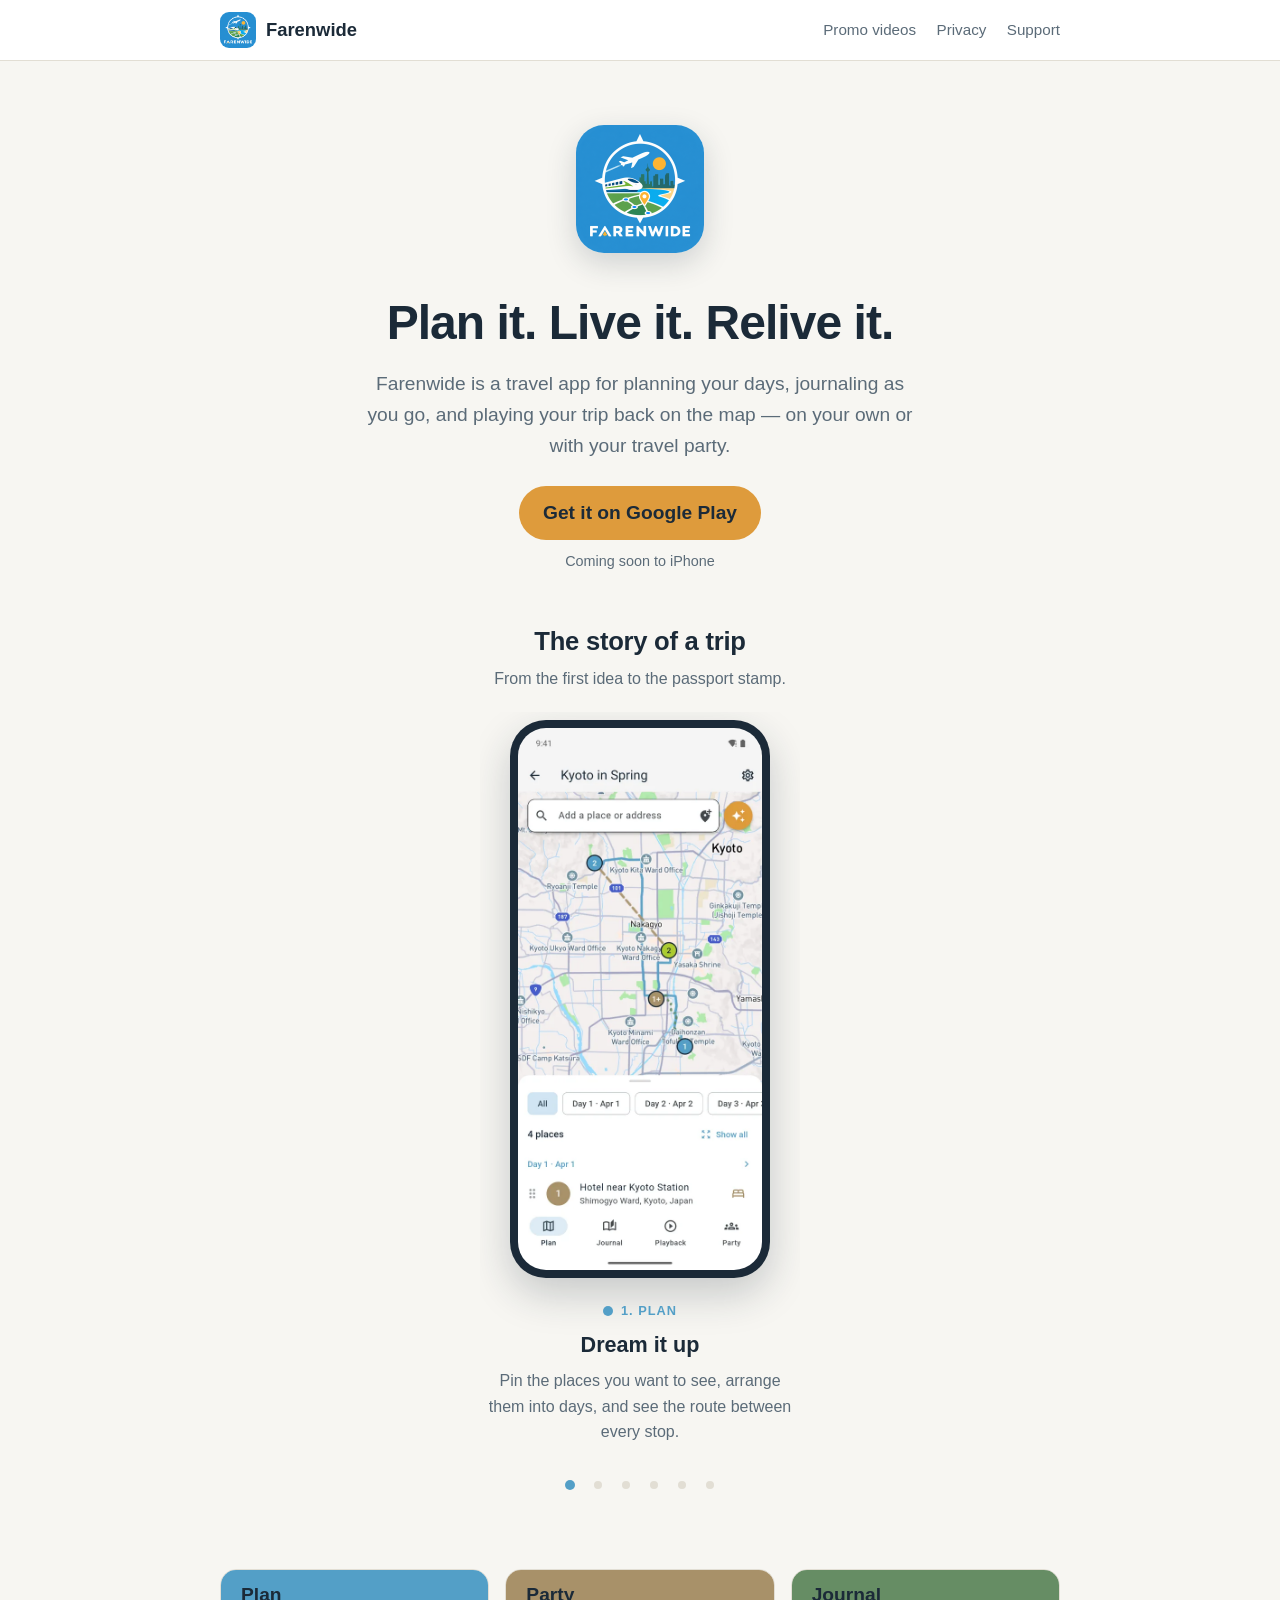
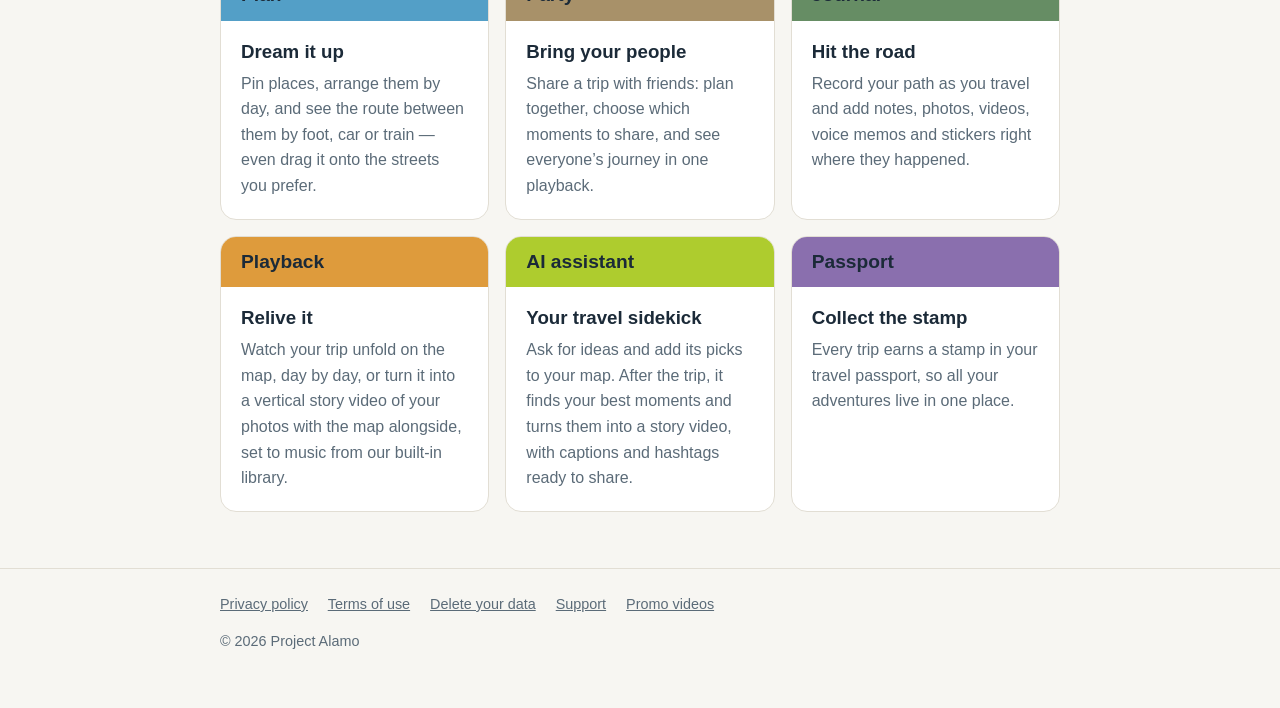
<file: index.html>
<!doctype html>
<html lang="en">
<head>
  <meta charset="utf-8">
  <meta name="viewport" content="width=device-width, initial-scale=1">
  <title>Farenwide — plan, journal and relive your trips</title>
  <meta name="description" content="Farenwide: plan your days, journal as you go, and relive your trips on the map.">
  <meta property="og:site_name" content="Farenwide">
  <meta property="og:type" content="website">
  <meta property="og:title" content="Farenwide — plan, journal and relive your trips">
  <meta property="og:description" content="Farenwide: plan your days, journal as you go, and relive your trips on the map.">
  <meta property="og:url" content="https://www.farenwide.com/">
  <meta property="og:image" content="https://www.farenwide.com/assets/icon.png">
  <meta property="og:image:alt" content="The Farenwide app icon">
  <link rel="icon" href="assets/icon.png">
  <link rel="stylesheet" href="assets/site.css?v=cd0b3b8f7b">
</head>
<body>
  <header class="site">
    <div class="wrap">
      <a class="brand" href="index.html"><img src="assets/icon.png" alt="">Farenwide</a>
      <nav>
        <a href="videos.html">Promo videos</a>
        <a href="privacy.html">Privacy</a>
        <a href="support.html">Support</a>
      </nav>
    </div>
  </header>
  <main class="wrap">

    <section class="hero">
      <img src="assets/icon.png" alt="Farenwide app icon">
      <h1>Plan it. Live it. Relive it.</h1>
      <p class="lead">Farenwide is a travel app for planning your days, journaling as you go,
        and playing your trip back on the map &mdash; on your own or with your travel party.</p>
      <div class="get">
        <a class="badge" href="https://play.google.com/store/apps/details?id=com.projectAlamo.farenwide"
          target="_blank" rel="noopener">Get it on Google Play</a>
        <span class="soon">Coming soon to iPhone</span>
      </div>
    </section>

    <section class="story" aria-labelledby="story-title">
      <div class="story-header">
        <h2 id="story-title">The story of a trip</h2>
        <p>From the first idea to the passport stamp.</p>
      </div>
      <div class="story-strip" tabindex="0" aria-label="Farenwide, chapter by chapter">
        <figure class="story-panel" style="--accent:var(--plan)">
          <div class="phone"><img src="assets/story/1-plan.webp" width="540" height="1200"
            alt="Farenwide Plan screen" loading="eager"></div>
          <figcaption>
            <span class="section-label"><span class="dot"></span>1. Plan</span>
            <h3>Dream it up</h3>
            <p>Pin the places you want to see, arrange them into days, and see the route between every stop.</p>
          </figcaption>
        </figure>
        <figure class="story-panel" style="--accent:var(--party)">
          <div class="phone"><img src="assets/story/2-party.webp" width="540" height="1200"
            alt="Farenwide Party screen" loading="lazy"></div>
          <figcaption>
            <span class="section-label"><span class="dot"></span>2. Party</span>
            <h3>Bring your people</h3>
            <p>Share the trip with a simple code. Everyone sees the plan, and your journal stays private until you share it.</p>
          </figcaption>
        </figure>
        <figure class="story-panel" style="--accent:var(--journal)">
          <div class="phone"><img src="assets/story/3-journal.webp" width="540" height="1200"
            alt="Farenwide Journal screen" loading="lazy"></div>
          <figcaption>
            <span class="section-label"><span class="dot"></span>3. Journal</span>
            <h3>Hit the road</h3>
            <p>Farenwide records the path you travel, and your notes and photos land right where they happened.</p>
          </figcaption>
        </figure>
        <figure class="story-panel" style="--accent:var(--journal)">
          <div class="phone"><img src="assets/story/4-moments.webp" width="540" height="1200"
            alt="Farenwide Journal screen" loading="lazy"></div>
          <figcaption>
            <span class="section-label"><span class="dot"></span>4. Journal</span>
            <h3>Keep the moments</h3>
            <p>Add photos, videos, voice memos and notes as you go. That bowl of ramen deserves remembering.</p>
          </figcaption>
        </figure>
        <figure class="story-panel" style="--accent:var(--playback)">
          <div class="phone"><img src="assets/story/5-playback.webp" width="540" height="1200"
            alt="Farenwide Playback screen" loading="lazy"></div>
          <figcaption>
            <span class="section-label"><span class="dot"></span>5. Playback</span>
            <h3>Relive it</h3>
            <p>Back home, watch the whole trip play back on the map, one moment at a time.</p>
          </figcaption>
        </figure>
        <figure class="story-panel" style="--accent:var(--passport)">
          <div class="phone"><img src="assets/story/6-passport.webp" width="540" height="1200"
            alt="Farenwide Passport screen" loading="lazy"></div>
          <figcaption>
            <span class="section-label"><span class="dot"></span>6. Passport</span>
            <h3>Collect the stamp</h3>
            <p>Every trip earns a stamp in your travel passport, ready for the next adventure.</p>
          </figcaption>
        </figure>
      </div>
      <div class="story-dots">
        <button class="story-dot" type="button" style="--accent:var(--plan)"
          aria-label="Chapter 1: Dream it up"></button>
        <button class="story-dot" type="button" style="--accent:var(--party)"
          aria-label="Chapter 2: Bring your people"></button>
        <button class="story-dot" type="button" style="--accent:var(--journal)"
          aria-label="Chapter 3: Hit the road"></button>
        <button class="story-dot" type="button" style="--accent:var(--journal)"
          aria-label="Chapter 4: Keep the moments"></button>
        <button class="story-dot" type="button" style="--accent:var(--playback)"
          aria-label="Chapter 5: Relive it"></button>
        <button class="story-dot" type="button" style="--accent:var(--passport)"
          aria-label="Chapter 6: Collect the stamp"></button>
      </div>
    </section>
    <script>
    // One chapter at a time: swipe, tap a dot, or let it play. It moves on by
    // itself every few seconds while in view, loops back to the start, and
    // stops for good once someone takes over (or prefers reduced motion).
    (function () {
      var strip = document.querySelector('.story-strip');
      var panels = Array.prototype.slice.call(document.querySelectorAll('.story-panel'));
      var dots = Array.prototype.slice.call(document.querySelectorAll('.story-dot'));
      if (!strip || !panels.length) return;
      var current = 0, timer = null, visible = false;
      var still = window.matchMedia('(prefers-reduced-motion: reduce)').matches;

      function show(i) {
        current = (i + panels.length) % panels.length;
        mark(current);
        strip.scrollTo({ left: panels[current].offsetLeft - strip.offsetLeft, behavior: still ? 'auto' : 'smooth' });
      }
      function mark(i) {
        dots.forEach(function (d, j) { d.classList.toggle('active', j === i); d.setAttribute('aria-current', j === i ? 'step' : 'false'); });
      }
      function tick() { stop(); if (visible && !still) timer = setTimeout(function () { show(current + 1); tick(); }, 4500); }
      function stop() { clearTimeout(timer); timer = null; }
      function takeOver() { still = true; stop(); }

      dots.forEach(function (d, i) { d.addEventListener('click', function () { takeOver(); show(i); }); });
      ['pointerdown', 'wheel', 'keydown', 'touchstart'].forEach(function (e) { strip.addEventListener(e, takeOver, { passive: true }); });

      if ('IntersectionObserver' in window) {
        new IntersectionObserver(function (entries) {
          entries.forEach(function (e) {
            if (e.target === strip) { visible = e.isIntersecting; tick(); }
            else if (e.isIntersecting) { current = panels.indexOf(e.target); mark(current); }
          });
        }, { root: null, threshold: 0.3 }).observe(strip);
        var inStrip = new IntersectionObserver(function (entries) {
          entries.forEach(function (e) { if (e.isIntersecting) { current = panels.indexOf(e.target); mark(current); } });
        }, { root: strip, threshold: 0.6 });
        panels.forEach(function (p) { inStrip.observe(p); });
      }
      mark(0);
    })();
    </script>


    <section class="features">
      <div class="card" style="--accent:var(--plan)">
        <div class="card-banner">Plan</div>
        <div class="card-body"><h3>Dream it up</h3><p>Pin places, arrange them by day, and see the route between them by foot, car or train &mdash; even drag it onto the streets you prefer.</p></div></div>
      <div class="card" style="--accent:var(--party)">
        <div class="card-banner">Party</div>
        <div class="card-body"><h3>Bring your people</h3><p>Share a trip with friends: plan together, choose which moments to share, and see everyone&rsquo;s journey in one playback.</p></div></div>
      <div class="card" style="--accent:var(--journal)">
        <div class="card-banner">Journal</div>
        <div class="card-body"><h3>Hit the road</h3><p>Record your path as you travel and add notes, photos, videos, voice memos and stickers right where they happened.</p></div></div>
      <div class="card" style="--accent:var(--playback)">
        <div class="card-banner">Playback</div>
        <div class="card-body"><h3>Relive it</h3><p>Watch your trip unfold on the map, day by day, or turn it into a vertical story video of your photos with the map alongside, set to music from our built-in library.</p></div></div>
      <div class="card" style="--accent:var(--assistant)">
        <div class="card-banner">AI assistant</div>
        <div class="card-body"><h3>Your travel sidekick</h3><p>Ask for ideas and add its picks to your map. After the trip, it finds your best moments and turns them into a story video, with captions and hashtags ready to share.</p></div></div>
      <div class="card" style="--accent:var(--passport)">
        <div class="card-banner">Passport</div>
        <div class="card-body"><h3>Collect the stamp</h3><p>Every trip earns a stamp in your travel passport, so all your adventures live in one place.</p></div></div>
    </section>

  </main>
  <footer class="site">
    <div class="wrap">
      <a href="privacy.html">Privacy policy</a>
      <a href="terms.html">Terms of use</a>
      <a href="delete-account.html">Delete your data</a>
      <a href="support.html">Support</a>
      <a href="videos.html">Promo videos</a>
      <p>&copy; 2026 Project Alamo</p>
    </div>
  </footer>
</body>
</html>
</file>
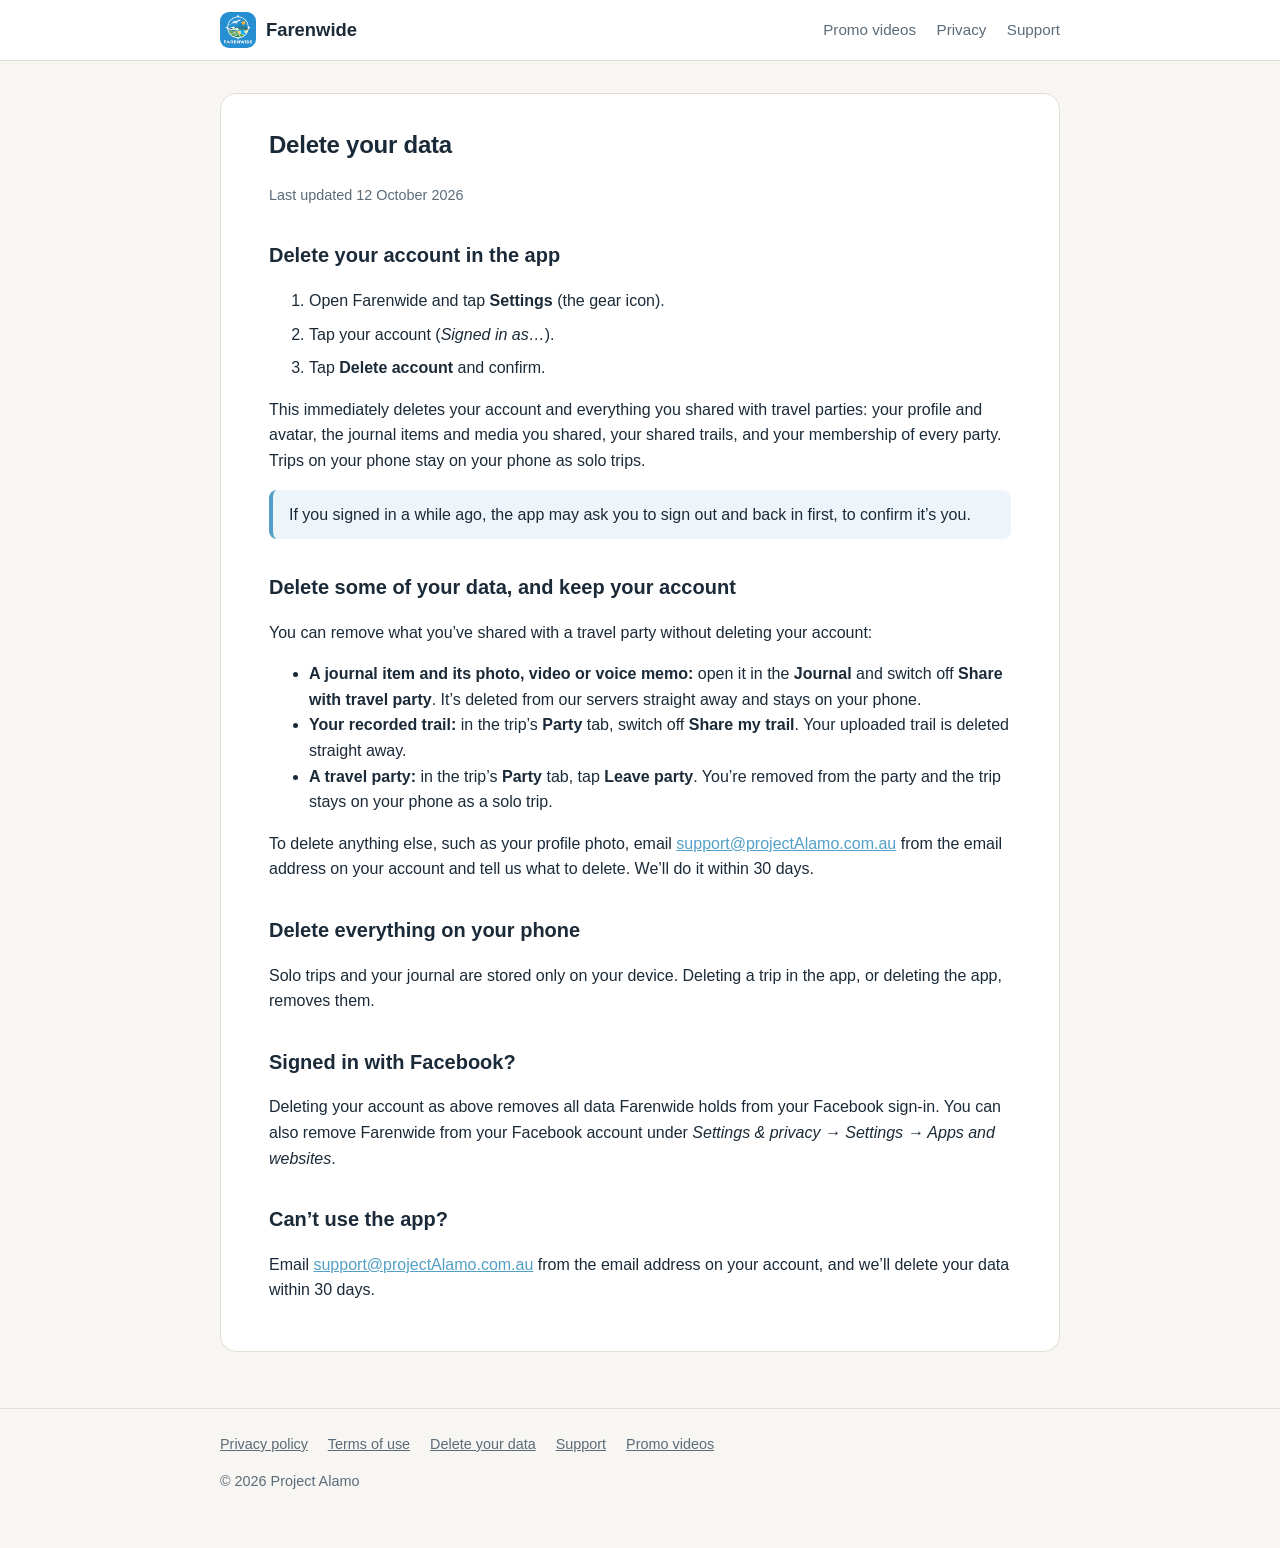
<file: data-deletion.html>
<!doctype html>
<html lang="en">
<head>
  <meta charset="utf-8">
  <meta name="viewport" content="width=device-width, initial-scale=1">
  <title>Delete your data — Farenwide</title>
  <meta name="description" content="How to delete your Farenwide account and data.">
  <meta property="og:site_name" content="Farenwide">
  <meta property="og:type" content="website">
  <meta property="og:title" content="Delete your data — Farenwide">
  <meta property="og:description" content="How to delete your Farenwide account and data.">
  <meta property="og:url" content="https://www.farenwide.com/data-deletion">
  <meta property="og:image" content="https://www.farenwide.com/assets/icon.png">
  <meta property="og:image:alt" content="The Farenwide app icon">
  <link rel="icon" href="assets/icon.png">
  <link rel="stylesheet" href="assets/site.css?v=cd0b3b8f7b">
</head>
<body>
  <header class="site">
    <div class="wrap">
      <a class="brand" href="index.html"><img src="assets/icon.png" alt="">Farenwide</a>
      <nav>
        <a href="videos.html">Promo videos</a>
        <a href="privacy.html">Privacy</a>
        <a href="support.html">Support</a>
      </nav>
    </div>
  </header>
  <main class="wrap">

    <article class="doc">
      <h1>Delete your data</h1>
      <p class="updated">Last updated 12 October 2026</p>

      <h2>Delete your account in the app</h2>
      <ol class="steps">
        <li>Open Farenwide and tap <strong>Settings</strong> (the gear icon).</li>
        <li>Tap your account (<em>Signed in as&hellip;</em>).</li>
        <li>Tap <strong>Delete account</strong> and confirm.</li>
      </ol>
      <p>This immediately deletes your account and everything you shared with travel parties:
        your profile and avatar, the journal items and media you shared, your shared trails,
        and your membership of every party. Trips on your phone stay on your phone as solo trips.</p>
      <p class="note">If you signed in a while ago, the app may ask you to sign out and back in
        first, to confirm it&rsquo;s you.</p>

      <h2>Delete some of your data, and keep your account</h2>
      <p>You can remove what you&rsquo;ve shared with a travel party without deleting your account:</p>
      <ul>
        <li><strong>A journal item and its photo, video or voice memo:</strong> open it in the
          <strong>Journal</strong> and switch off <strong>Share with travel party</strong>. It&rsquo;s
          deleted from our servers straight away and stays on your phone.</li>
        <li><strong>Your recorded trail:</strong> in the trip&rsquo;s <strong>Party</strong> tab,
          switch off <strong>Share my trail</strong>. Your uploaded trail is deleted straight away.</li>
        <li><strong>A travel party:</strong> in the trip&rsquo;s <strong>Party</strong> tab, tap
          <strong>Leave party</strong>. You&rsquo;re removed from the party and the trip stays on your
          phone as a solo trip.</li>
      </ul>
      <p>To delete anything else, such as your profile photo, email
        <a href="mailto:support@projectAlamo.com.au?subject=Delete%20some%20of%20my%20Farenwide%20data">support@projectAlamo.com.au</a>
        from the email address on your account and tell us what to delete. We&rsquo;ll do it within
        30 days.</p>

      <h2>Delete everything on your phone</h2>
      <p>Solo trips and your journal are stored only on your device. Deleting a trip in the app,
        or deleting the app, removes them.</p>

      <h2>Signed in with Facebook?</h2>
      <p>Deleting your account as above removes all data Farenwide holds from your Facebook
        sign-in. You can also remove Farenwide from your Facebook account under
        <em>Settings &amp; privacy &rarr; Settings &rarr; Apps and websites</em>.</p>

      <h2>Can&rsquo;t use the app?</h2>
      <p>Email <a href="mailto:support@projectAlamo.com.au?subject=Delete%20my%20Farenwide%20data">support@projectAlamo.com.au</a>
        from the email address on your account, and we&rsquo;ll delete your data within 30 days.</p>
    </article>

  </main>
  <footer class="site">
    <div class="wrap">
      <a href="privacy.html">Privacy policy</a>
      <a href="terms.html">Terms of use</a>
      <a href="delete-account.html">Delete your data</a>
      <a href="support.html">Support</a>
      <a href="videos.html">Promo videos</a>
      <p>&copy; 2026 Project Alamo</p>
    </div>
  </footer>
</body>
</html>
</file>
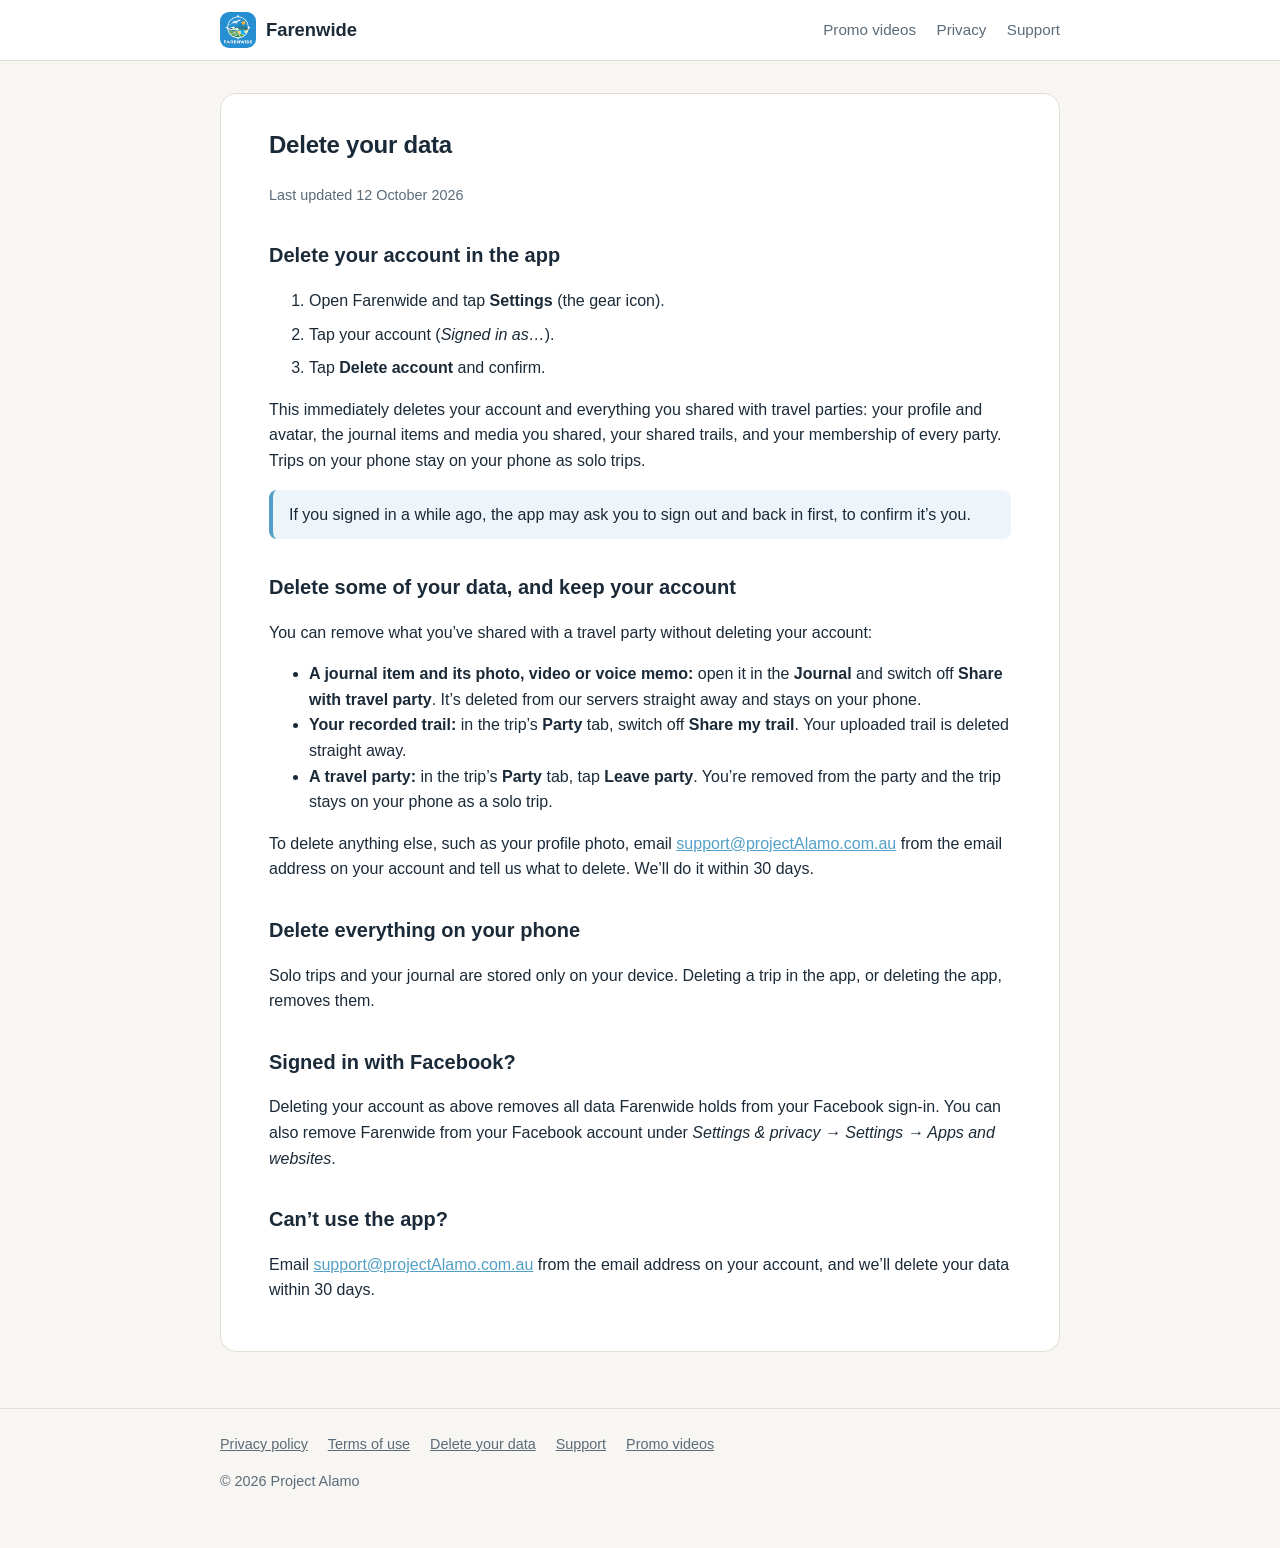
<file: delete-account.html>
<!doctype html>
<html lang="en">
<head>
  <meta charset="utf-8">
  <meta name="viewport" content="width=device-width, initial-scale=1">
  <title>Delete your data — Farenwide</title>
  <meta name="description" content="How to delete your Farenwide account and data.">
  <meta property="og:site_name" content="Farenwide">
  <meta property="og:type" content="website">
  <meta property="og:title" content="Delete your data — Farenwide">
  <meta property="og:description" content="How to delete your Farenwide account and data.">
  <meta property="og:url" content="https://www.farenwide.com/delete-account">
  <meta property="og:image" content="https://www.farenwide.com/assets/icon.png">
  <meta property="og:image:alt" content="The Farenwide app icon">
  <link rel="icon" href="assets/icon.png">
  <link rel="stylesheet" href="assets/site.css?v=cd0b3b8f7b">
</head>
<body>
  <header class="site">
    <div class="wrap">
      <a class="brand" href="index.html"><img src="assets/icon.png" alt="">Farenwide</a>
      <nav>
        <a href="videos.html">Promo videos</a>
        <a href="privacy.html">Privacy</a>
        <a href="support.html">Support</a>
      </nav>
    </div>
  </header>
  <main class="wrap">

    <article class="doc">
      <h1>Delete your data</h1>
      <p class="updated">Last updated 12 October 2026</p>

      <h2>Delete your account in the app</h2>
      <ol class="steps">
        <li>Open Farenwide and tap <strong>Settings</strong> (the gear icon).</li>
        <li>Tap your account (<em>Signed in as&hellip;</em>).</li>
        <li>Tap <strong>Delete account</strong> and confirm.</li>
      </ol>
      <p>This immediately deletes your account and everything you shared with travel parties:
        your profile and avatar, the journal items and media you shared, your shared trails,
        and your membership of every party. Trips on your phone stay on your phone as solo trips.</p>
      <p class="note">If you signed in a while ago, the app may ask you to sign out and back in
        first, to confirm it&rsquo;s you.</p>

      <h2>Delete some of your data, and keep your account</h2>
      <p>You can remove what you&rsquo;ve shared with a travel party without deleting your account:</p>
      <ul>
        <li><strong>A journal item and its photo, video or voice memo:</strong> open it in the
          <strong>Journal</strong> and switch off <strong>Share with travel party</strong>. It&rsquo;s
          deleted from our servers straight away and stays on your phone.</li>
        <li><strong>Your recorded trail:</strong> in the trip&rsquo;s <strong>Party</strong> tab,
          switch off <strong>Share my trail</strong>. Your uploaded trail is deleted straight away.</li>
        <li><strong>A travel party:</strong> in the trip&rsquo;s <strong>Party</strong> tab, tap
          <strong>Leave party</strong>. You&rsquo;re removed from the party and the trip stays on your
          phone as a solo trip.</li>
      </ul>
      <p>To delete anything else, such as your profile photo, email
        <a href="mailto:support@projectAlamo.com.au?subject=Delete%20some%20of%20my%20Farenwide%20data">support@projectAlamo.com.au</a>
        from the email address on your account and tell us what to delete. We&rsquo;ll do it within
        30 days.</p>

      <h2>Delete everything on your phone</h2>
      <p>Solo trips and your journal are stored only on your device. Deleting a trip in the app,
        or deleting the app, removes them.</p>

      <h2>Signed in with Facebook?</h2>
      <p>Deleting your account as above removes all data Farenwide holds from your Facebook
        sign-in. You can also remove Farenwide from your Facebook account under
        <em>Settings &amp; privacy &rarr; Settings &rarr; Apps and websites</em>.</p>

      <h2>Can&rsquo;t use the app?</h2>
      <p>Email <a href="mailto:support@projectAlamo.com.au?subject=Delete%20my%20Farenwide%20data">support@projectAlamo.com.au</a>
        from the email address on your account, and we&rsquo;ll delete your data within 30 days.</p>
    </article>

  </main>
  <footer class="site">
    <div class="wrap">
      <a href="privacy.html">Privacy policy</a>
      <a href="terms.html">Terms of use</a>
      <a href="delete-account.html">Delete your data</a>
      <a href="support.html">Support</a>
      <a href="videos.html">Promo videos</a>
      <p>&copy; 2026 Project Alamo</p>
    </div>
  </footer>
</body>
</html>
</file>
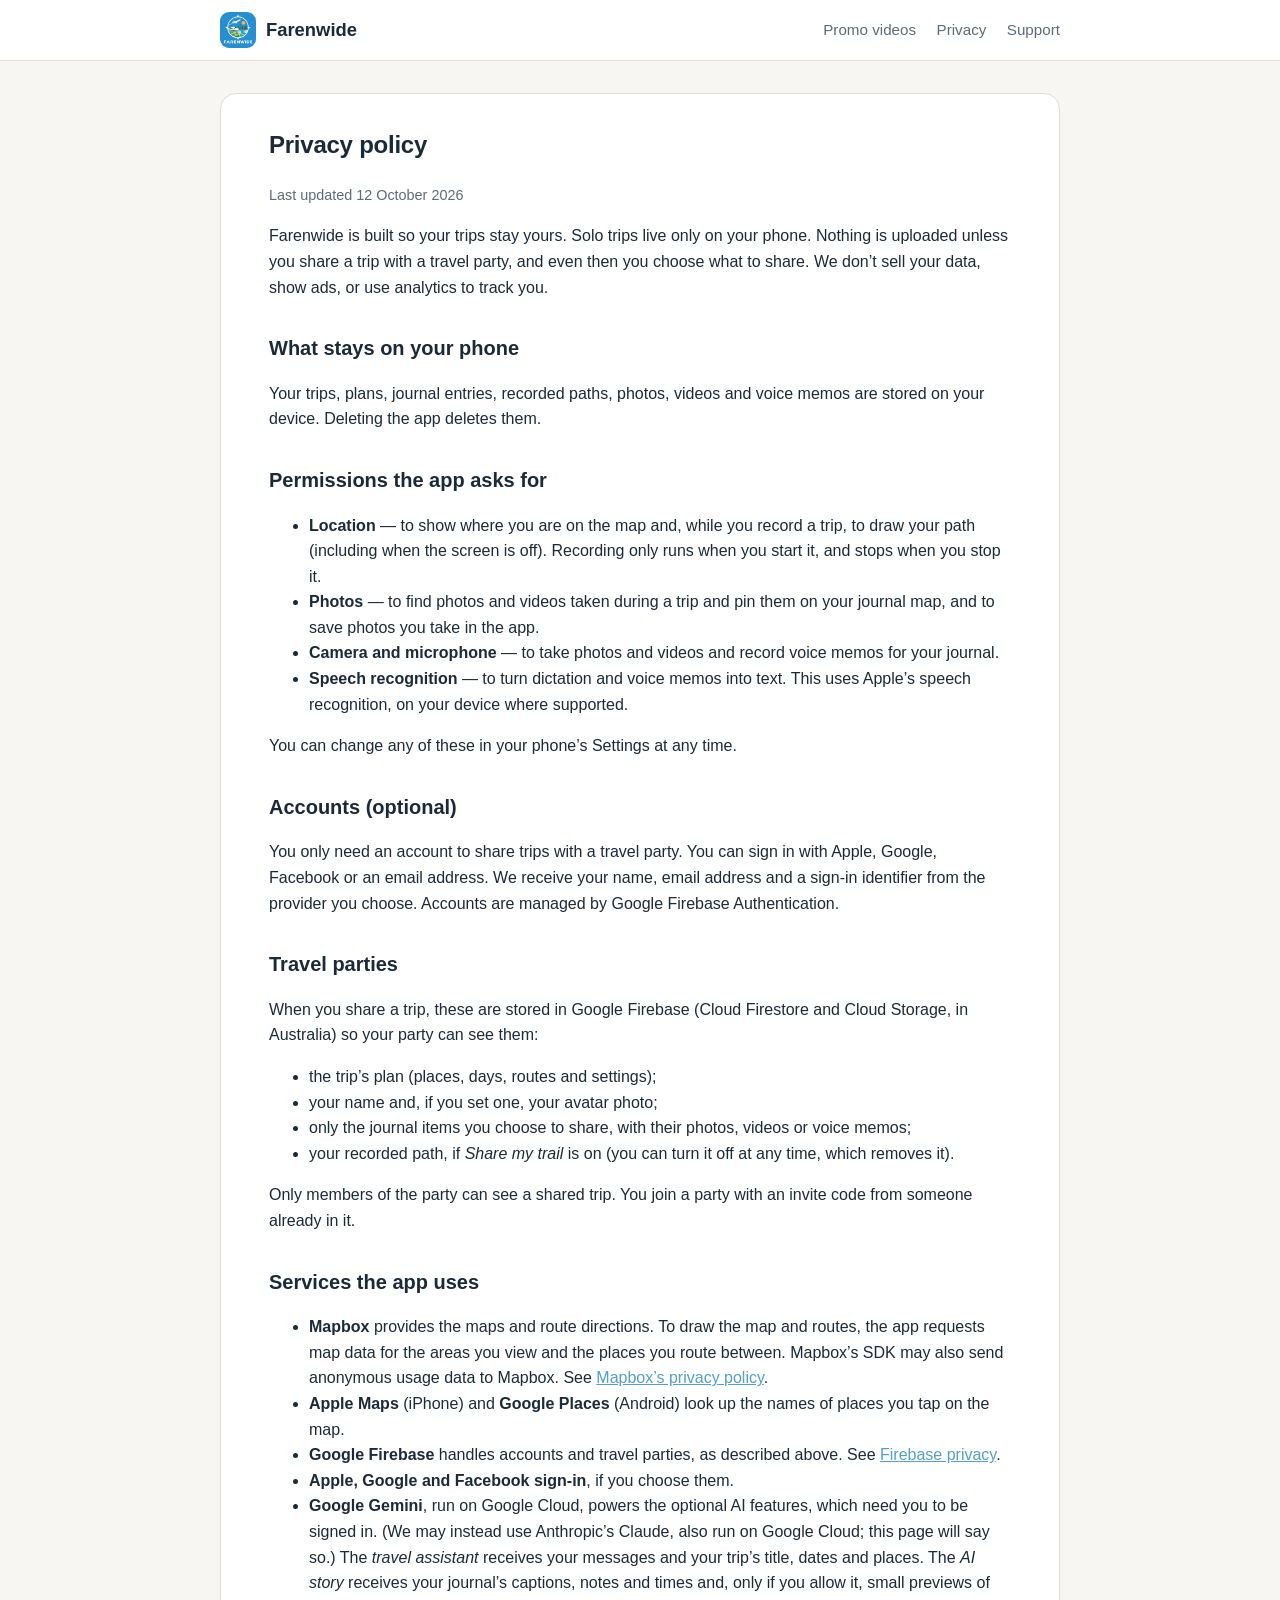
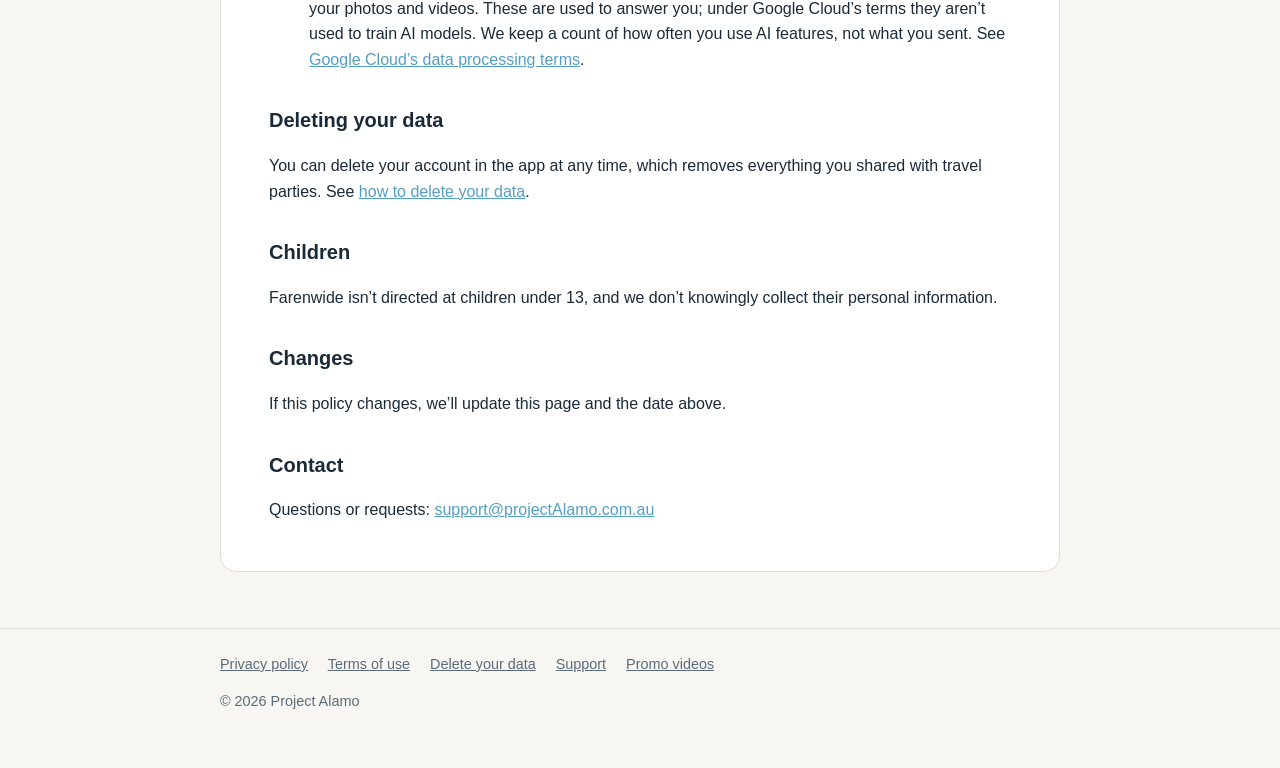
<file: privacy.html>
<!doctype html>
<html lang="en">
<head>
  <meta charset="utf-8">
  <meta name="viewport" content="width=device-width, initial-scale=1">
  <title>Privacy policy — Farenwide</title>
  <meta name="description" content="How Farenwide handles your data.">
  <meta property="og:site_name" content="Farenwide">
  <meta property="og:type" content="website">
  <meta property="og:title" content="Privacy policy — Farenwide">
  <meta property="og:description" content="How Farenwide handles your data.">
  <meta property="og:url" content="https://www.farenwide.com/privacy">
  <meta property="og:image" content="https://www.farenwide.com/assets/icon.png">
  <meta property="og:image:alt" content="The Farenwide app icon">
  <link rel="icon" href="assets/icon.png">
  <link rel="stylesheet" href="assets/site.css?v=cd0b3b8f7b">
</head>
<body>
  <header class="site">
    <div class="wrap">
      <a class="brand" href="index.html"><img src="assets/icon.png" alt="">Farenwide</a>
      <nav>
        <a href="videos.html">Promo videos</a>
        <a href="privacy.html">Privacy</a>
        <a href="support.html">Support</a>
      </nav>
    </div>
  </header>
  <main class="wrap">

    <article class="doc">
      <h1>Privacy policy</h1>
      <p class="updated">Last updated 12 October 2026</p>

      <p>Farenwide is built so your trips stay yours. Solo trips live only on your phone.
        Nothing is uploaded unless you share a trip with a travel party, and even then you
        choose what to share. We don&rsquo;t sell your data, show ads, or use analytics
        to track you.</p>

      <h2>What stays on your phone</h2>
      <p>Your trips, plans, journal entries, recorded paths, photos, videos and voice memos
        are stored on your device. Deleting the app deletes them.</p>

      <h2>Permissions the app asks for</h2>
      <ul>
        <li><strong>Location</strong> &mdash; to show where you are on the map and, while you
          record a trip, to draw your path (including when the screen is off). Recording only
          runs when you start it, and stops when you stop it.</li>
        <li><strong>Photos</strong> &mdash; to find photos and videos taken during a trip and
          pin them on your journal map, and to save photos you take in the app.</li>
        <li><strong>Camera and microphone</strong> &mdash; to take photos and videos and record
          voice memos for your journal.</li>
        <li><strong>Speech recognition</strong> &mdash; to turn dictation and voice memos into
          text. This uses Apple&rsquo;s speech recognition, on your device where supported.</li>
      </ul>
      <p>You can change any of these in your phone&rsquo;s Settings at any time.</p>

      <h2>Accounts (optional)</h2>
      <p>You only need an account to share trips with a travel party. You can sign in with
        Apple, Google, Facebook or an email address. We receive your name, email address and
        a sign-in identifier from the provider you choose. Accounts are managed by Google
        Firebase Authentication.</p>

      <h2>Travel parties</h2>
      <p>When you share a trip, these are stored in Google Firebase (Cloud Firestore and Cloud
        Storage, in Australia) so your party can see them:</p>
      <ul>
        <li>the trip&rsquo;s plan (places, days, routes and settings);</li>
        <li>your name and, if you set one, your avatar photo;</li>
        <li>only the journal items you choose to share, with their photos, videos or voice memos;</li>
        <li>your recorded path, if <em>Share my trail</em> is on (you can turn it off at any time,
          which removes it).</li>
      </ul>
      <p>Only members of the party can see a shared trip. You join a party with an invite code
        from someone already in it.</p>

      <h2>Services the app uses</h2>
      <ul>
        <li><strong>Mapbox</strong> provides the maps and route directions. To draw the map and
          routes, the app requests map data for the areas you view and the places you route
          between. Mapbox&rsquo;s SDK may also send anonymous usage data to Mapbox.
          See <a href="https://www.mapbox.com/legal/privacy">Mapbox&rsquo;s privacy policy</a>.</li>
        <li><strong>Apple Maps</strong> (iPhone) and <strong>Google Places</strong> (Android) look up
          the names of places you tap on the map.</li>
        <li><strong>Google Firebase</strong> handles accounts and travel parties, as described above.
          See <a href="https://firebase.google.com/support/privacy">Firebase privacy</a>.</li>
        <li><strong>Apple, Google and Facebook sign-in</strong>, if you choose them.</li>
        <li><strong>Google Gemini</strong>, run on Google Cloud, powers the optional AI features,
          which need you to be signed in. (We may instead use Anthropic&rsquo;s Claude, also run on
          Google Cloud; this page will say so.) The <em>travel assistant</em> receives your messages
          and your trip&rsquo;s title, dates and places. The <em>AI story</em> receives your
          journal&rsquo;s captions, notes and times and, only if you allow it, small previews of your
          photos and videos. These are used to answer you; under Google Cloud&rsquo;s terms they
          aren&rsquo;t used to train AI models. We keep a count of how often you use AI features,
          not what you sent.
          See <a href="https://cloud.google.com/terms/data-processing-addendum">Google Cloud&rsquo;s
          data processing terms</a>.</li>
      </ul>

      <h2>Deleting your data</h2>
      <p>You can delete your account in the app at any time, which removes everything you
        shared with travel parties. See <a href="delete-account.html">how to delete your data</a>.</p>

      <h2>Children</h2>
      <p>Farenwide isn&rsquo;t directed at children under 13, and we don&rsquo;t knowingly collect
        their personal information.</p>

      <h2>Changes</h2>
      <p>If this policy changes, we&rsquo;ll update this page and the date above.</p>

      <h2>Contact</h2>
      <p>Questions or requests: <a href="mailto:support@projectAlamo.com.au">support@projectAlamo.com.au</a></p>
    </article>

  </main>
  <footer class="site">
    <div class="wrap">
      <a href="privacy.html">Privacy policy</a>
      <a href="terms.html">Terms of use</a>
      <a href="delete-account.html">Delete your data</a>
      <a href="support.html">Support</a>
      <a href="videos.html">Promo videos</a>
      <p>&copy; 2026 Project Alamo</p>
    </div>
  </footer>
</body>
</html>
</file>
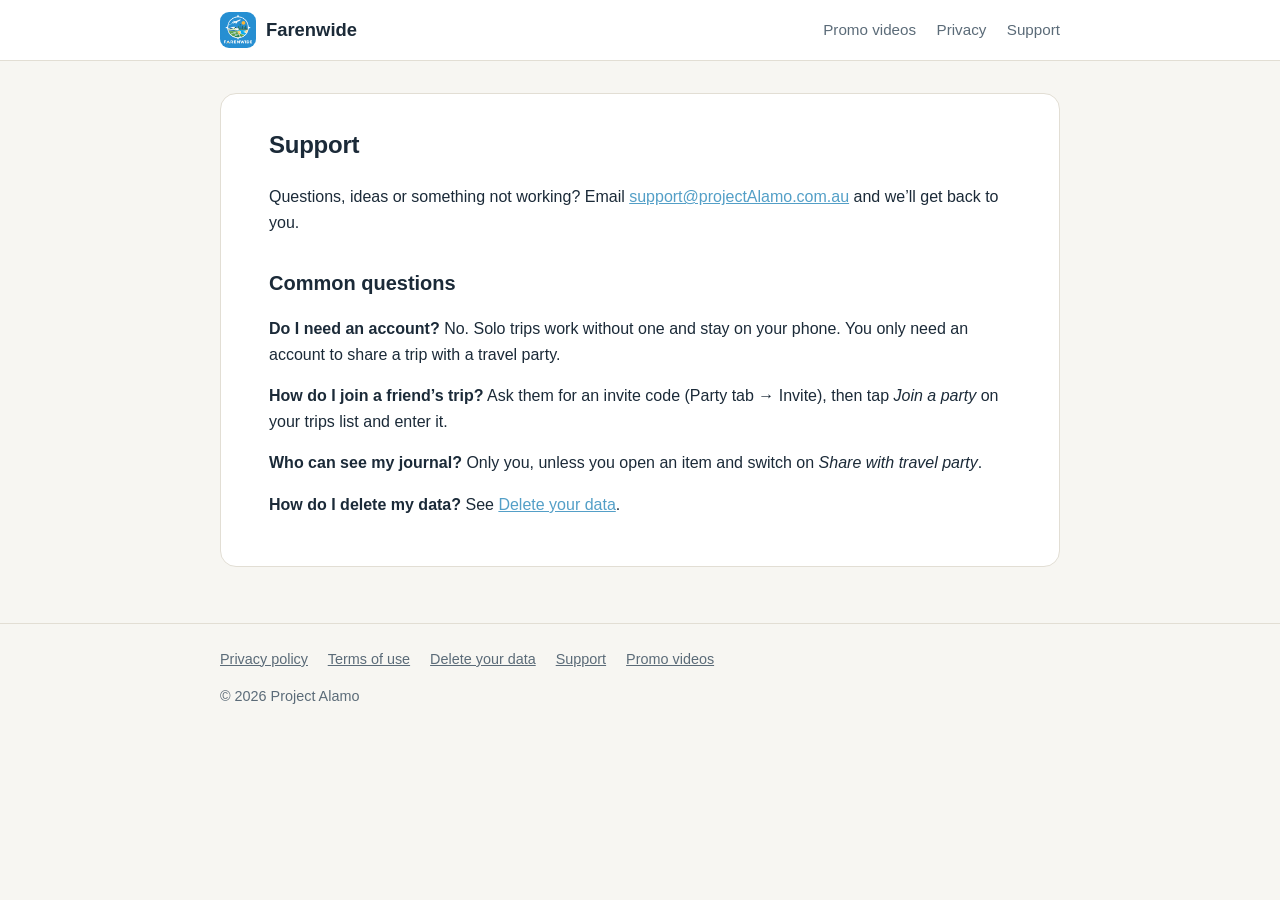
<file: support.html>
<!doctype html>
<html lang="en">
<head>
  <meta charset="utf-8">
  <meta name="viewport" content="width=device-width, initial-scale=1">
  <title>Support — Farenwide</title>
  <meta name="description" content="Get help with Farenwide.">
  <meta property="og:site_name" content="Farenwide">
  <meta property="og:type" content="website">
  <meta property="og:title" content="Support — Farenwide">
  <meta property="og:description" content="Get help with Farenwide.">
  <meta property="og:url" content="https://www.farenwide.com/support">
  <meta property="og:image" content="https://www.farenwide.com/assets/icon.png">
  <meta property="og:image:alt" content="The Farenwide app icon">
  <link rel="icon" href="assets/icon.png">
  <link rel="stylesheet" href="assets/site.css?v=cd0b3b8f7b">
</head>
<body>
  <header class="site">
    <div class="wrap">
      <a class="brand" href="index.html"><img src="assets/icon.png" alt="">Farenwide</a>
      <nav>
        <a href="videos.html">Promo videos</a>
        <a href="privacy.html">Privacy</a>
        <a href="support.html">Support</a>
      </nav>
    </div>
  </header>
  <main class="wrap">

    <article class="doc">
      <h1>Support</h1>
      <p>Questions, ideas or something not working? Email
        <a href="mailto:support@projectAlamo.com.au">support@projectAlamo.com.au</a> and we&rsquo;ll get back to you.</p>

      <h2>Common questions</h2>
      <p><strong>Do I need an account?</strong> No. Solo trips work without one and stay on your
        phone. You only need an account to share a trip with a travel party.</p>
      <p><strong>How do I join a friend&rsquo;s trip?</strong> Ask them for an invite code (Party tab
        &rarr; Invite), then tap <em>Join a party</em> on your trips list and enter it.</p>
      <p><strong>Who can see my journal?</strong> Only you, unless you open an item and switch on
        <em>Share with travel party</em>.</p>
      <p><strong>How do I delete my data?</strong> See <a href="delete-account.html">Delete your data</a>.</p>
    </article>

  </main>
  <footer class="site">
    <div class="wrap">
      <a href="privacy.html">Privacy policy</a>
      <a href="terms.html">Terms of use</a>
      <a href="delete-account.html">Delete your data</a>
      <a href="support.html">Support</a>
      <a href="videos.html">Promo videos</a>
      <p>&copy; 2026 Project Alamo</p>
    </div>
  </footer>
</body>
</html>
</file>
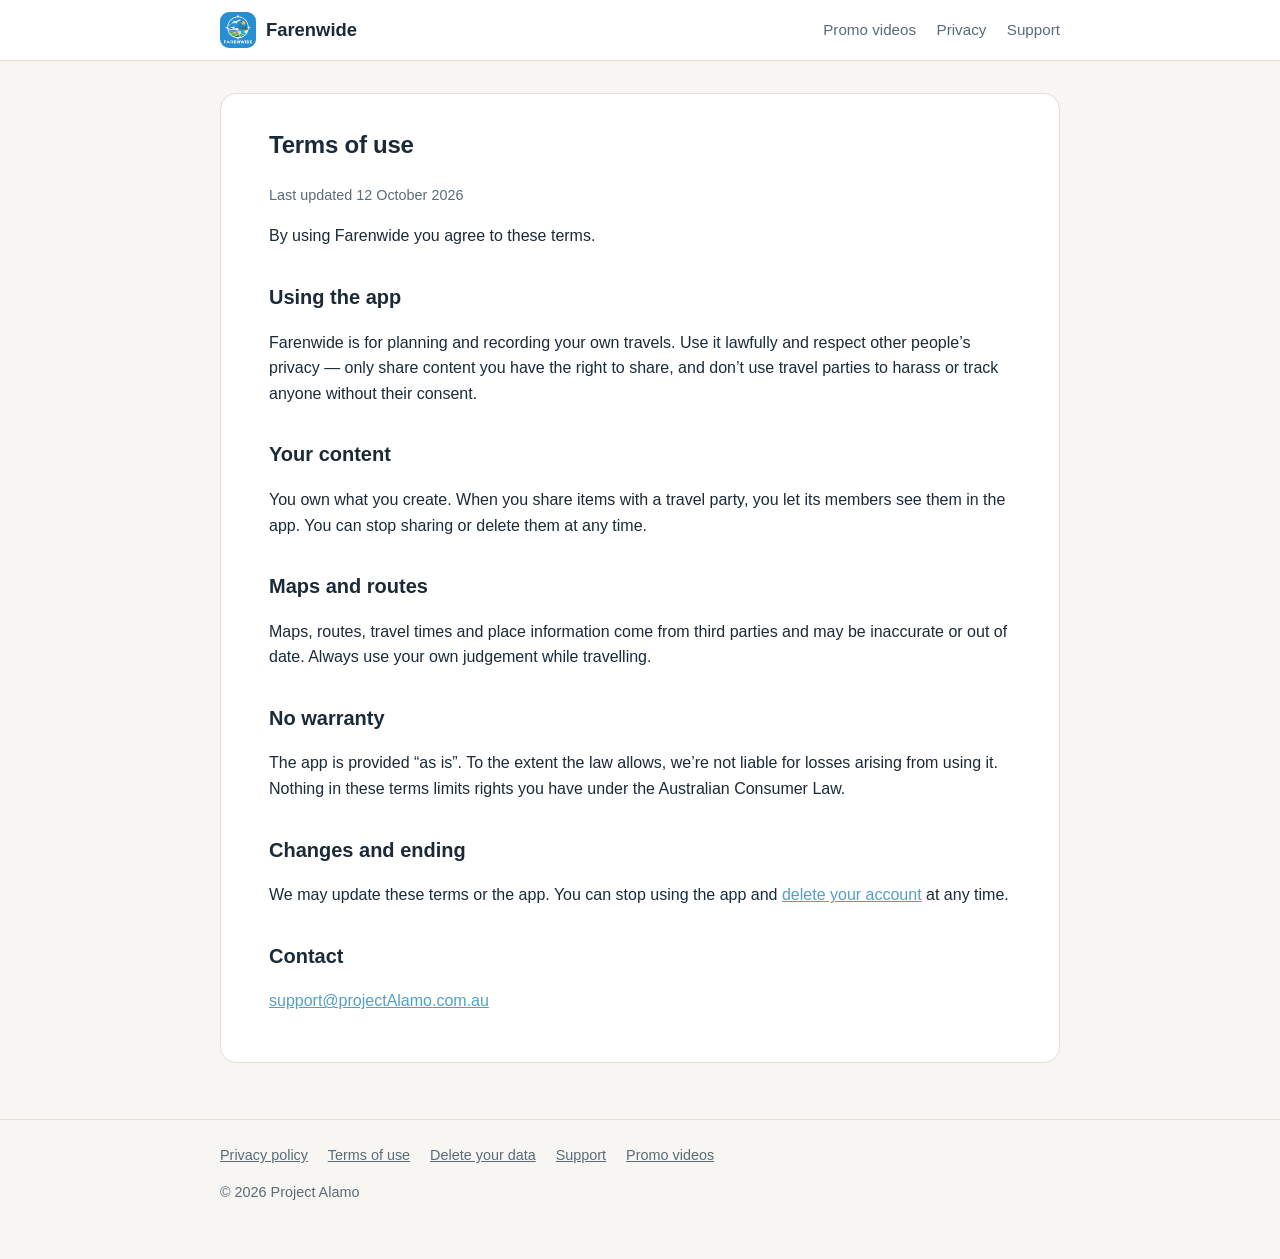
<file: terms.html>
<!doctype html>
<html lang="en">
<head>
  <meta charset="utf-8">
  <meta name="viewport" content="width=device-width, initial-scale=1">
  <title>Terms of use — Farenwide</title>
  <meta name="description" content="Terms of use for Farenwide.">
  <meta property="og:site_name" content="Farenwide">
  <meta property="og:type" content="website">
  <meta property="og:title" content="Terms of use — Farenwide">
  <meta property="og:description" content="Terms of use for Farenwide.">
  <meta property="og:url" content="https://www.farenwide.com/terms">
  <meta property="og:image" content="https://www.farenwide.com/assets/icon.png">
  <meta property="og:image:alt" content="The Farenwide app icon">
  <link rel="icon" href="assets/icon.png">
  <link rel="stylesheet" href="assets/site.css?v=cd0b3b8f7b">
</head>
<body>
  <header class="site">
    <div class="wrap">
      <a class="brand" href="index.html"><img src="assets/icon.png" alt="">Farenwide</a>
      <nav>
        <a href="videos.html">Promo videos</a>
        <a href="privacy.html">Privacy</a>
        <a href="support.html">Support</a>
      </nav>
    </div>
  </header>
  <main class="wrap">

    <article class="doc">
      <h1>Terms of use</h1>
      <p class="updated">Last updated 12 October 2026</p>

      <p>By using Farenwide you agree to these terms.</p>

      <h2>Using the app</h2>
      <p>Farenwide is for planning and recording your own travels. Use it lawfully and
        respect other people&rsquo;s privacy &mdash; only share content you have the right to
        share, and don&rsquo;t use travel parties to harass or track anyone without their consent.</p>

      <h2>Your content</h2>
      <p>You own what you create. When you share items with a travel party, you let its members
        see them in the app. You can stop sharing or delete them at any time.</p>

      <h2>Maps and routes</h2>
      <p>Maps, routes, travel times and place information come from third parties and may be
        inaccurate or out of date. Always use your own judgement while travelling.</p>

      <h2>No warranty</h2>
      <p>The app is provided &ldquo;as is&rdquo;. To the extent the law allows, we&rsquo;re not
        liable for losses arising from using it. Nothing in these terms limits rights you have
        under the Australian Consumer Law.</p>

      <h2>Changes and ending</h2>
      <p>We may update these terms or the app. You can stop using the app and
        <a href="delete-account.html">delete your account</a> at any time.</p>

      <h2>Contact</h2>
      <p><a href="mailto:support@projectAlamo.com.au">support@projectAlamo.com.au</a></p>
    </article>

  </main>
  <footer class="site">
    <div class="wrap">
      <a href="privacy.html">Privacy policy</a>
      <a href="terms.html">Terms of use</a>
      <a href="delete-account.html">Delete your data</a>
      <a href="support.html">Support</a>
      <a href="videos.html">Promo videos</a>
      <p>&copy; 2026 Project Alamo</p>
    </div>
  </footer>
</body>
</html>
</file>
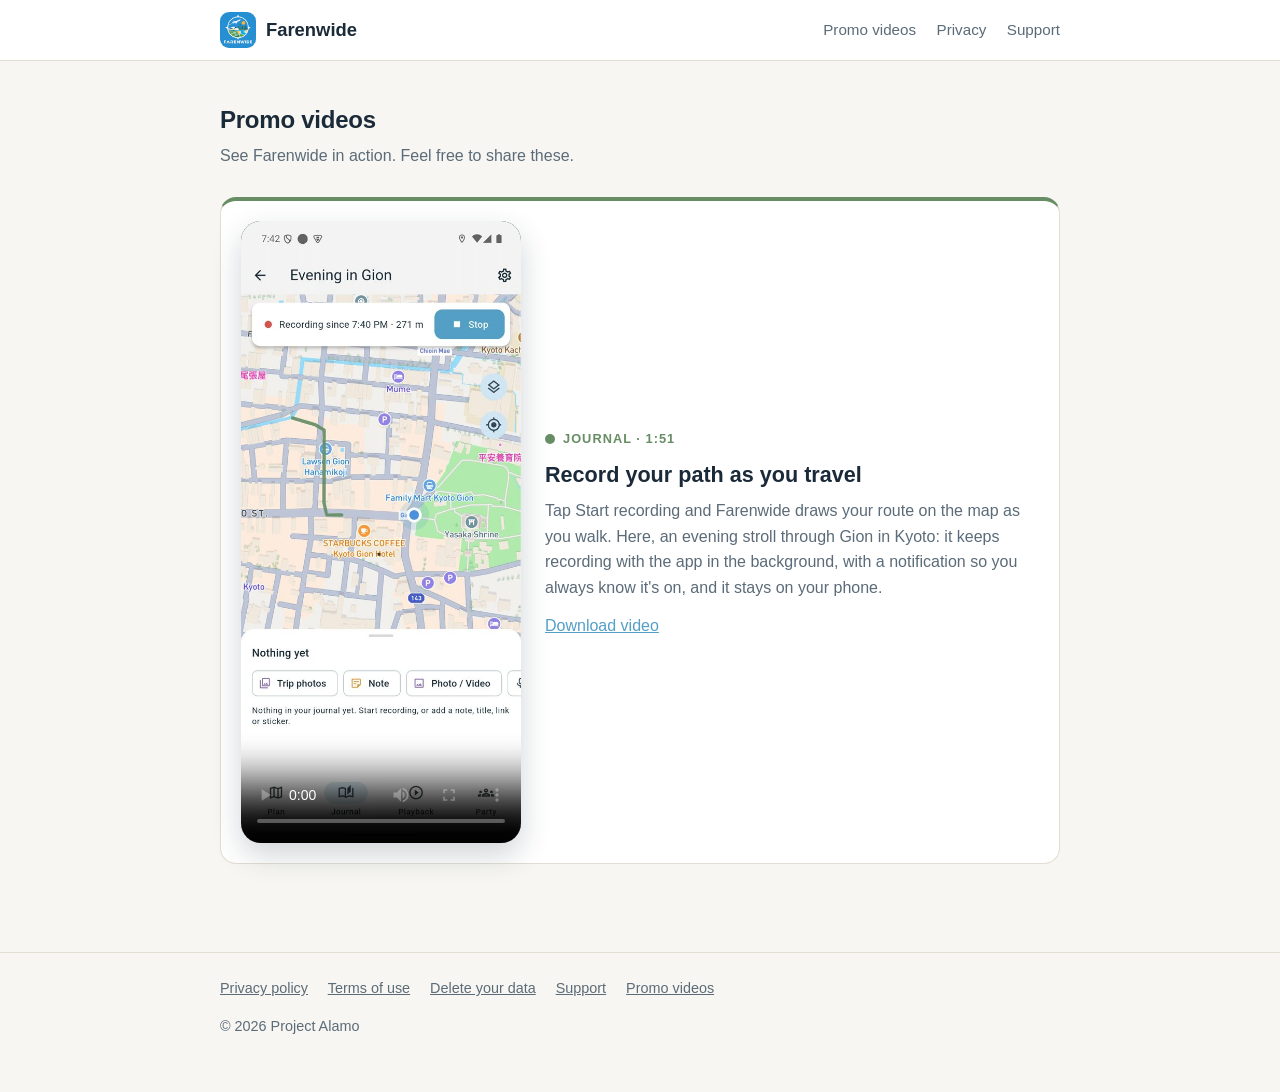
<file: videos.html>
<!doctype html>
<html lang="en">
<head>
  <meta charset="utf-8">
  <meta name="viewport" content="width=device-width, initial-scale=1">
  <title>Promo videos — Farenwide</title>
  <meta name="description" content="Short videos of Farenwide in action: plan, journal and relive your trips.">
  <meta property="og:site_name" content="Farenwide">
  <meta property="og:type" content="website">
  <meta property="og:title" content="Promo videos — Farenwide">
  <meta property="og:description" content="Short videos of Farenwide in action: plan, journal and relive your trips.">
  <meta property="og:url" content="https://www.farenwide.com/videos">
  <meta property="og:image" content="https://www.farenwide.com/assets/icon.png">
  <meta property="og:image:alt" content="The Farenwide app icon">
  <link rel="icon" href="assets/icon.png">
  <link rel="stylesheet" href="assets/site.css?v=cd0b3b8f7b">
</head>
<body>
  <header class="site">
    <div class="wrap">
      <a class="brand" href="index.html"><img src="assets/icon.png" alt="">Farenwide</a>
      <nav>
        <a href="videos.html">Promo videos</a>
        <a href="privacy.html">Privacy</a>
        <a href="support.html">Support</a>
      </nav>
    </div>
  </header>
  <main class="wrap">

    <article class="videos">
      <h1>Promo videos</h1>
      <p class="lead">See Farenwide in action. Feel free to share these.</p>
      <figure class="video-card" style="--accent:var(--journal)">
        <video controls playsinline preload="metadata" poster="assets/videos/journal-recording.jpg"
          width="540" height="1200">
          <source src="assets/videos/journal-recording.mp4" type="video/mp4">
        </video>
        <figcaption>
          <span class="section-label"><span class="dot"></span>Journal · 1:51</span>
          <h2>Record your path as you travel</h2>
          <p>Tap Start recording and Farenwide draws your route on the map as you walk. Here, an evening stroll through Gion in Kyoto: it keeps recording with the app in the background, with a notification so you always know it's on, and it stays on your phone.</p>
          <a href="assets/videos/journal-recording.mp4" download>Download video</a>
        </figcaption>
      </figure>
    </article>

  </main>
  <footer class="site">
    <div class="wrap">
      <a href="privacy.html">Privacy policy</a>
      <a href="terms.html">Terms of use</a>
      <a href="delete-account.html">Delete your data</a>
      <a href="support.html">Support</a>
      <a href="videos.html">Promo videos</a>
      <p>&copy; 2026 Project Alamo</p>
    </div>
  </footer>
</body>
</html>
</file>
<file: assets/site.css>
:root {
  --sky: #539fc7;
  --sage: #668d64;
  --sand: #a89169;
  --amber: #de9b3c;
  --lime: #aecc2e;
  --ink: #1b2a38;
  --muted: #5b6b78;
  --bg: #f7f6f2;
  --surface: #ffffff;
  --line: #e2ded4;
  --plum: #8a6fae;

  /* Design dictionary: one colour per part of the app, used for its dot,
     label and accents wherever it appears (see README). */
  --plan: var(--sky);
  --party: var(--sand);
  --journal: var(--sage);
  --playback: var(--amber);
  --assistant: var(--lime);
  --passport: var(--plum);
}

* {
  box-sizing: border-box;
}

body {
  margin: 0;
  font-family: -apple-system, BlinkMacSystemFont, "Segoe UI", Roboto, Helvetica, Arial, sans-serif;
  color: var(--ink);
  background: var(--bg);
  line-height: 1.6;
}

a {
  color: var(--sky);
}

.wrap {
  max-width: 880px;
  margin: 0 auto;
  padding: 0 20px;
}

header.site {
  background: var(--surface);
  border-bottom: 1px solid var(--line);
}

header.site .wrap {
  display: flex;
  align-items: center;
  justify-content: space-between;
  gap: 16px;
  padding-top: 12px;
  padding-bottom: 12px;
}

.brand {
  display: flex;
  align-items: center;
  gap: 10px;
  font-weight: 700;
  font-size: 1.15rem;
  color: var(--ink);
  text-decoration: none;
}

.brand img {
  width: 36px;
  height: 36px;
  border-radius: 9px;
}

nav a {
  color: var(--muted);
  text-decoration: none;
  margin-left: 16px;
  font-size: 0.95rem;
}

nav a:hover {
  color: var(--ink);
}

.hero {
  text-align: center;
  padding: 64px 0 40px;
}

.hero img {
  width: 128px;
  height: 128px;
  border-radius: 28px;
  box-shadow: 0 10px 30px rgba(27, 42, 56, 0.18);
}

.hero h1 {
  font-size: clamp(2rem, 5vw, 3rem);
  margin: 24px 0 8px;
  letter-spacing: -0.02em;
}

.hero p.lead {
  font-size: 1.2rem;
  color: var(--muted);
  max-width: 560px;
  margin: 0 auto;
}

.badge {
  display: inline-block;
  margin-top: 24px;
  padding: 8px 16px;
  border-radius: 999px;
  background: var(--amber);
  color: #fff;
  font-weight: 600;
  font-size: 0.9rem;
}

a.badge { color: var(--ink); font-size: 1.2rem; font-weight: 700; padding: 12px 24px; text-decoration: none; }
a.badge:hover { filter: brightness(1.08); }

.get .soon {
  display: block;
  margin-top: 10px;
  color: var(--muted);
  font-size: 0.9rem;
}

.features {
  display: flex;
  flex-wrap: wrap;
  justify-content: center;
  gap: 16px;
  padding: 24px 0 56px;
}

.features .card {
  flex: 1 1 240px;
  max-width: 272px;
  padding: 0;
  overflow: hidden;
}

/* The section's colour across the top of its tile. Ink text: it reads on
   every palette colour (white doesn't on amber or lime). */
.card-banner {
  background: var(--accent);
  color: var(--ink);
  font-weight: 700;
  font-size: 1.2rem;
  padding: 10px 20px;
}

.card-body {
  padding: 16px 20px 20px;
}

.card {
  background: var(--surface);
  border: 1px solid var(--line);
  border-radius: 16px;
  padding: 20px;
}

.card h3 {
  margin: 0 0 4px;
}

.card p {
  margin: 0;
  color: var(--muted);
}

.dot {
  width: 12px;
  height: 12px;
  border-radius: 50%;
  display: inline-block;
}

article.doc {
  background: var(--surface);
  border: 1px solid var(--line);
  border-radius: 16px;
  padding: 32px clamp(20px, 5vw, 48px);
  margin: 32px 0 56px;
}

article.doc h1 {
  margin-top: 0;
  letter-spacing: -0.01em;
}

article.doc h2 {
  margin-top: 32px;
  font-size: 1.25rem;
}

.updated {
  color: var(--muted);
  font-size: 0.9rem;
}

.steps li {
  margin-bottom: 8px;
}

.note {
  background: #eef5fa;
  border-left: 4px solid var(--sky);
  padding: 12px 16px;
  border-radius: 8px;
}

footer.site {
  border-top: 1px solid var(--line);
  padding: 24px 0 40px;
  color: var(--muted);
  font-size: 0.9rem;
}

footer.site a {
  color: var(--muted);
  margin-right: 16px;
}

/* The story of a trip: one chapter (app screen and caption) at a time. */

.story {
  padding: 8px 0 48px;
}

.story-header {
  text-align: center;
  margin-bottom: 20px;
}

.story-header h2 {
  margin: 0;
  font-size: 1.6rem;
  letter-spacing: -0.01em;
}

.story-header p {
  margin: 4px 0 0;
  color: var(--muted);
}

.story-strip {
  display: flex;
  gap: 24px;
  overflow-x: auto;
  scroll-snap-type: x mandatory;
  scrollbar-width: none;
  max-width: 320px;
  margin: 0 auto;
  padding: 8px 0 12px;
  outline: none;
}

.story-strip::-webkit-scrollbar {
  display: none;
}

.story-panel {
  flex: 0 0 100%;
  margin: 0;
  scroll-snap-align: center;
  text-align: center;
}

.phone {
  width: 260px;
  margin: 0 auto;
  padding: 8px;
  border-radius: 36px;
  background: var(--ink);
  box-shadow: 0 16px 40px rgba(27, 42, 56, 0.22);
}

.phone img {
  display: block;
  width: 100%;
  height: auto;
  border-radius: 28px;
}

.story-panel figcaption {
  padding: 20px 8px 0;
}

.section-label {
  display: inline-flex;
  align-items: center;
  gap: 8px;
  font-size: 0.8rem;
  font-weight: 700;
  letter-spacing: 0.08em;
  text-transform: uppercase;
  color: var(--accent);
}

.section-label .dot {
  width: 10px;
  height: 10px;
  background: var(--accent);
}

.story-panel h3 {
  margin: 4px 0 6px;
  font-size: 1.35rem;
}

.story-panel p {
  margin: 0;
  color: var(--muted);
}

.story-dots {
  display: flex;
  justify-content: center;
  gap: 4px;
  margin-top: 16px;
}

.story-dot {
  width: 24px;
  height: 24px;
  padding: 0;
  border: 0;
  background: none;
  cursor: pointer;
}

.story-dot::before {
  content: "";
  display: block;
  width: 8px;
  height: 8px;
  margin: 8px;
  border-radius: 50%;
  background: var(--line);
  transition: background-color 0.2s ease, transform 0.2s ease;
}

.story-dot.active::before {
  background: var(--accent);
  transform: scale(1.25);
}

@media (max-width: 600px) {
  .story-strip {
    max-width: calc(100vw - 40px);
  }
}

/* Promo videos: one card per video, the phone-shaped video beside its
   caption (stacked on narrow screens). */
.videos {
  padding: 40px 0 56px;
}

.videos h1 {
  margin: 0;
  letter-spacing: -0.01em;
}

.videos .lead {
  color: var(--muted);
  margin: 4px 0 28px;
}

.video-card {
  display: flex;
  flex-wrap: wrap;
  gap: 24px;
  align-items: center;
  margin: 0 0 32px;
  padding: 20px;
  background: var(--surface);
  border: 1px solid var(--line);
  border-top: 4px solid var(--accent);
  border-radius: 16px;
}

.video-card video {
  flex: 0 0 auto;
  width: min(280px, 100%);
  height: auto;
  border-radius: 20px;
  background: var(--ink);
  box-shadow: 0 12px 30px rgba(27, 42, 56, 0.2);
}

.video-card figcaption {
  flex: 1 1 260px;
}

.video-card h2 {
  margin: 6px 0;
  font-size: 1.35rem;
}

.video-card p {
  margin: 0 0 12px;
  color: var(--muted);
}
</file>
